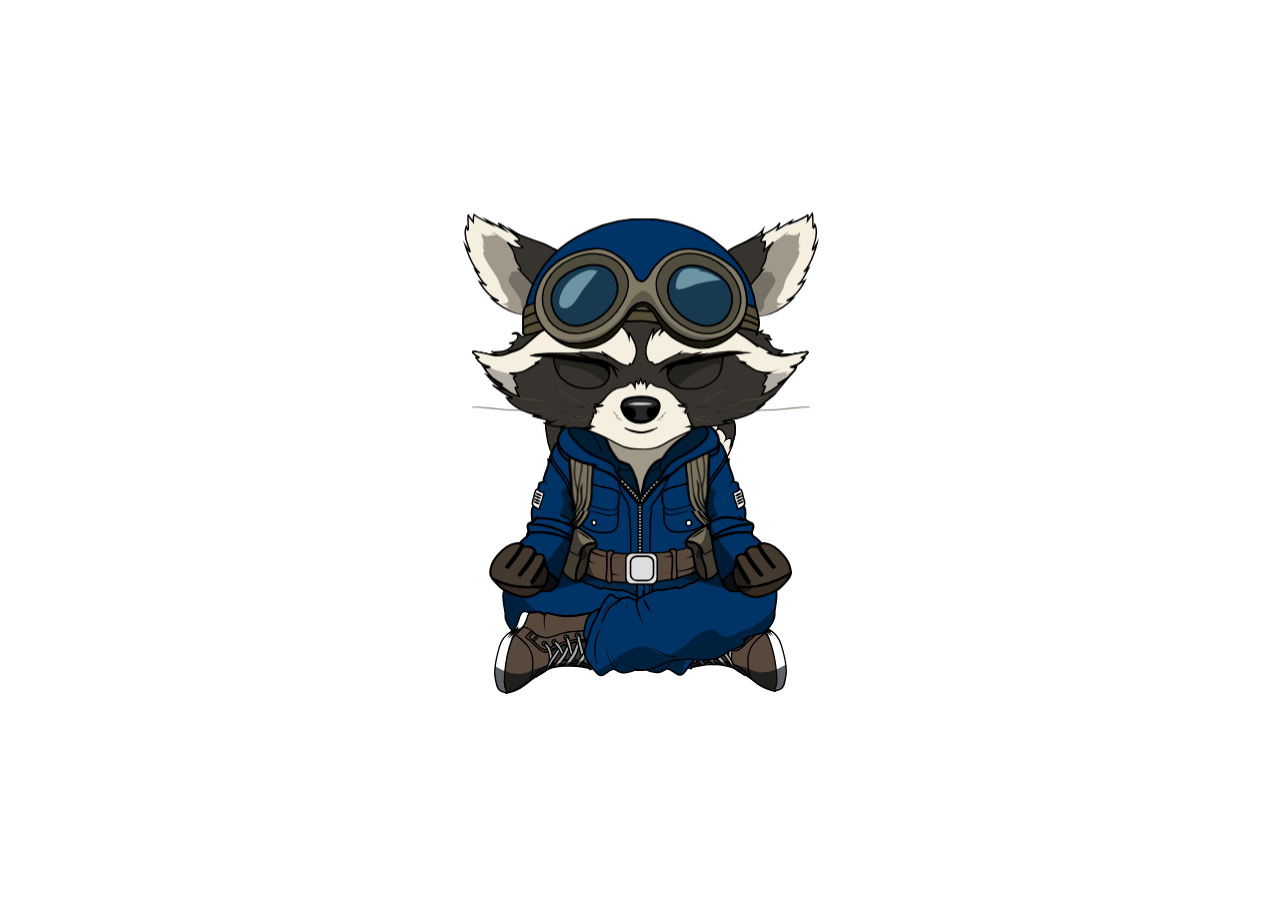
<file: fox-animation-meditation/index.html>
<!DOCTYPE html>
<html lang="en">
<head>
    <meta charset="UTF-8">
    <meta name="viewport" content="width=device-width, initial-scale=1.0">
    <title>Fox Animation</title>
    <link rel="stylesheet" href="./style.css">
</head>
<body>
    <section>
        <div class="container">
            <div class="character">
                <div class="head-body">
                    <div class="head-block">
                        <div class="ear-block">
                            <img src="./SVG/fox-ear-left.svg" alt="" class="ear-left">
                            <img src="./SVG/fox-ear-right.svg" alt="" class="ear-right">
                        </div>
                        <div class="eye-block">
                            <img src="SVG/fox-eyes-close.svg" alt="" class="eyes-close">
                        </div>
                        <img src="./SVG/fox-mouth-close.svg" alt="" class="mouth-close">
                        <img src="./SVG/fox-head-blue.svg" alt="" class="fox head">
                    </div>
                    <img src="./SVG/fox-body-meditate-blue.svg" alt="" class="fox body">
                     <img src="./SVG/fox-body-only-blue.svg" alt="" class="fox body-only">
                    <img src="./SVG/fox-tail.svg" alt="" class="fox tail">
                    <img src="./SVG/fox-legs-cross-blue.svg" alt="" class="fox legs-cross">
                </div>
            </div>
        </div>
    </section>
</body>
</html>
</file>
<file: fox-animation-meditation/style.css>
* {
    margin: 0;
    padding: 0;
    box-sizing: border-box;
}

section {
    display: flex;
    justify-content: center;
    align-items: center;
    padding: 2rem;
    height: 100vh;
    width: 100%;
    position: relative;
    overflow: hidden;
}

.container {
    height: 600px;
    width: 400px;
    display: flex;
    align-items: center;
    justify-content: center;
    animation: opacity .5s steps(1) forwards;
    /* border: 5px solid black; */
}

.character {
    display: flex;
    justify-content: center;
    align-items: center;
    flex-direction: column;
    width: 355px;
    height: 550px;
    will-change: transform;
    position: relative;
    /* border: 5px solid red; */
    animation: dance-up-down 3s ease-in-out infinite;
}

.ear-block {
    display: flex;
    justify-content: center;
    gap: 10rem;
    position: absolute;
    transform: translateY(0%);
    z-index: -20;
}

.ear-left {
    transform-origin: 90% 90%;
    animation: ear-move 4.6s ease-in-out infinite reverse;
}
.ear-right {
    transform-origin: 10% 90%;
    animation: ear-move 4s ease-in-out infinite;
}

.eye-block {
    display: flex;
    justify-content: center;
    position: absolute;
    transform: translateY(0%);
    z-index: 20;
}

.eyes-close {
    transform: translateY(200%);
    z-index: 20;
    animation: eyes-open 15s 2s infinite;
    position: absolute;
    /* opacity: 1; */
}

.mouth-close {
    transform: translateY(780%);
    z-index: 20;
    /* animation: mouth-smile 8s steps(1) 1s; */
    position: absolute;
    opacity: 1;
}

.head {
    transform: translateY(30%);
    z-index: 15;
}

.head-body {
    transform-origin: 50% 90%;
    z-index: 10;
    display: flex;
    justify-content: center;
    align-items: center;
    flex-direction: column;
    transform: translateY(0%);
}

.head-block {
    display: flex;
    justify-content: center;
    align-items: center;
    flex-direction: column;
    z-index: 20;
    transform-origin: 50% 90%;
    will-change: transform;
    position: relative;
    transform: translateY(-5%);
}

.body {
    z-index: 10;
    will-change: transform;
    transform-origin: 50% 90%;
    transform: translateY(-5%);
}

.body-only {
    z-index: 15;
    position: absolute;
    will-change: transform;
    transform-origin: 50% 90%;
    transform: translate(-2px, 10%);
    animation: breathe 3s ease-in-out infinite;
}

.legs-cross {
    transform: translateY(-35%);

}

.tail {
    transform-origin: 10% 90%;
    position: absolute;
    animation: tail-move 4s ease-in-out infinite forwards;
    /* transform: translate(50%,100%) rotate(0deg); */
}

@keyframes opacity {
    0% {
        opacity: 0;
    }
    100% {
        opacity: 1;
    }
}

@keyframes eyes-close-open {
    0%, 100% {
        opacity: 1;
    }
    
    5%, 35% {
        opacity: 0;
    }

    65%, 70% {
        opacity: 1;
    }
}

@keyframes eyes-open {
    0%, 5% {
        opacity: 1;
    }

    5.1%, 10% {
        opacity: 0;
    }

    10.1%, 100% {
        opacity: 1;
    }
}


@keyframes mouth-smile{
    0%, 100% {
        opacity: 0;
    }
    
    50% {
        opacity: 1;
    }
}

@keyframes mouth-talk{
    0%, 100% {
        opacity: 0;
    }
    
    50% {
        opacity: 1;
    }

    90% {
        opacity: 0;
    }

    95% {
        opacity: 1;
    }
}

@keyframes mouth-talk2 {
    0%, 100% {
        opacity: 0;
    }
    
    50% {
        opacity: 1;
    }
}

@keyframes ear-move {
    0%,100% {
        transform: rotate(10deg);
    }

    50% {
        transform: rotate(-2deg);
    }
}

@keyframes tail-move {
    0%,100% {
    transform: translate(50%, 100%) rotate(-10deg);
    }

    50% {
    transform: translate(50%, 100%) rotate(5deg);
    }
}

@keyframes dance-up-down {
    0%, 100% {
        transform: translateY(0%);
    }

    50% {
        transform: translateY(-3%);
    }
}

@keyframes breathe {
    0%, 100% {
        transform: translate(-2px, 10%) scale(1);
    }

    50% {
        transform: translate(-2px, 10%) scale(1.024);
    }
}
</file>
